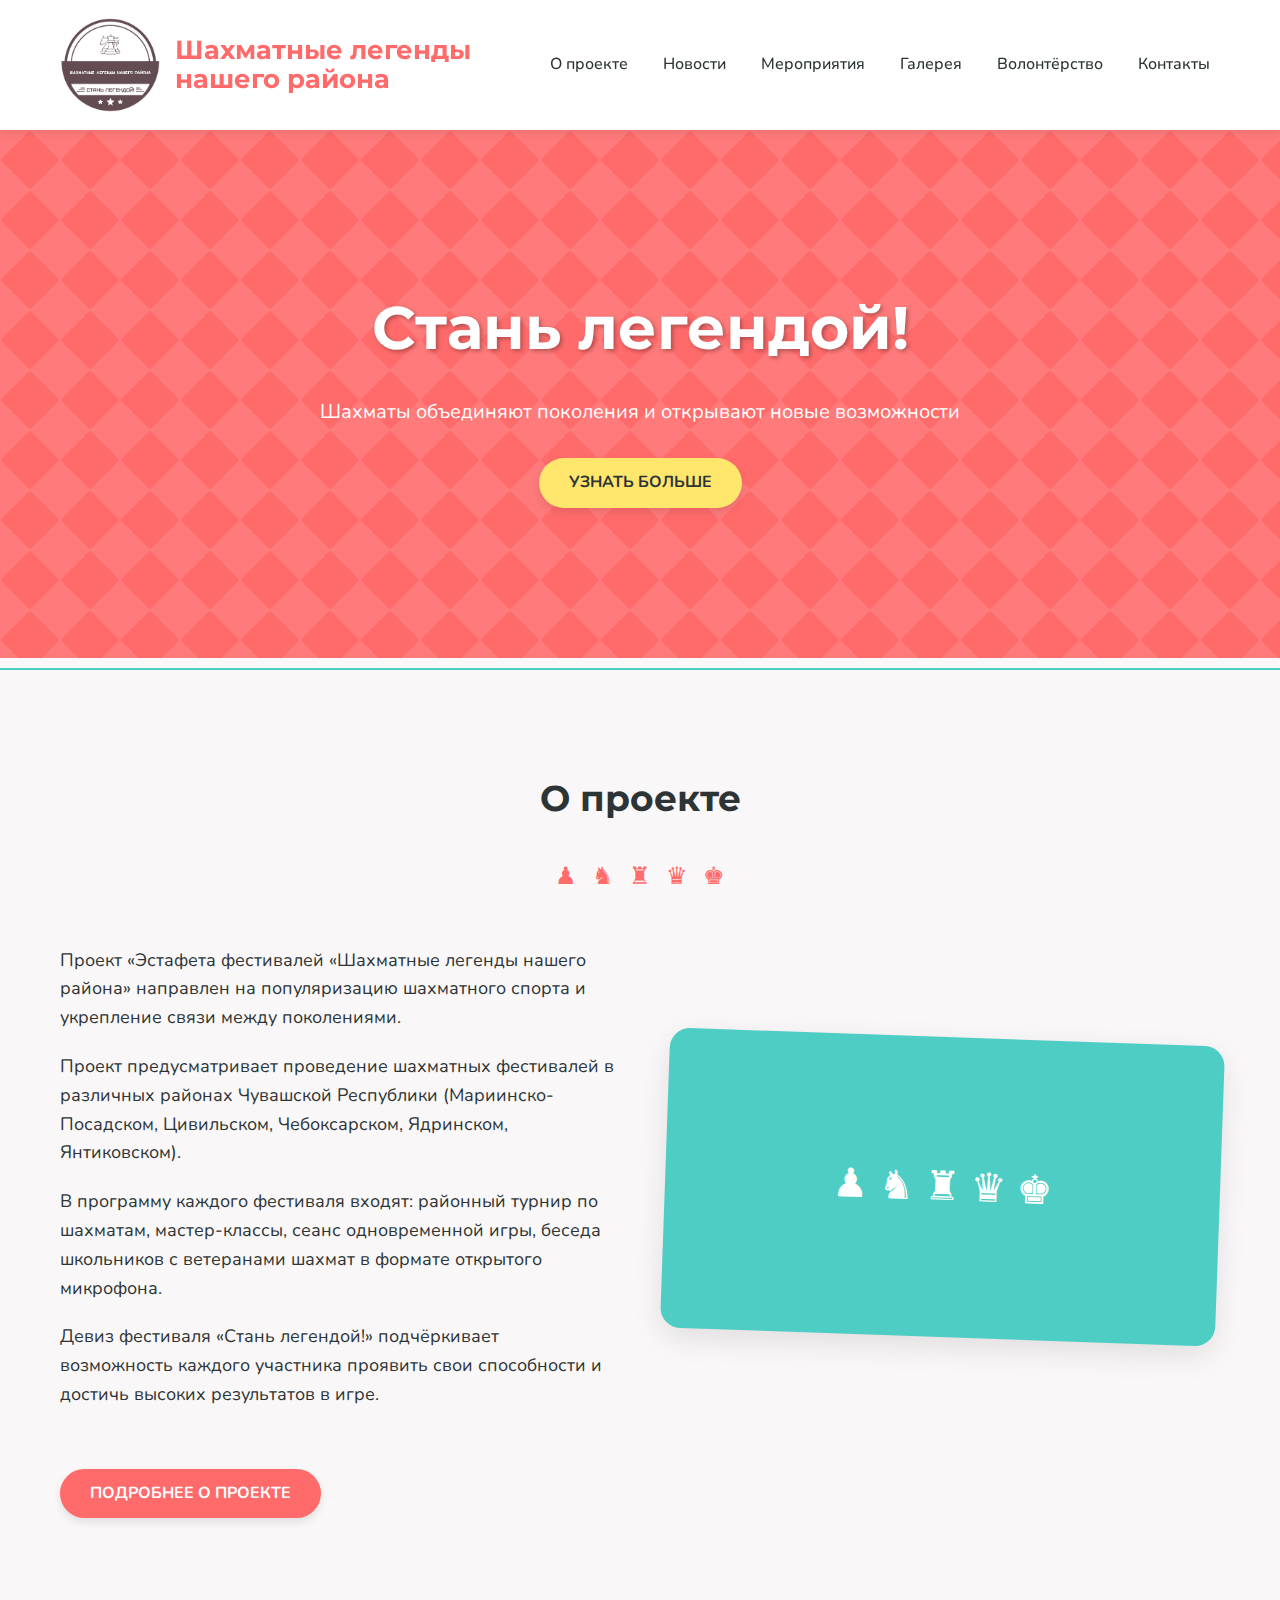
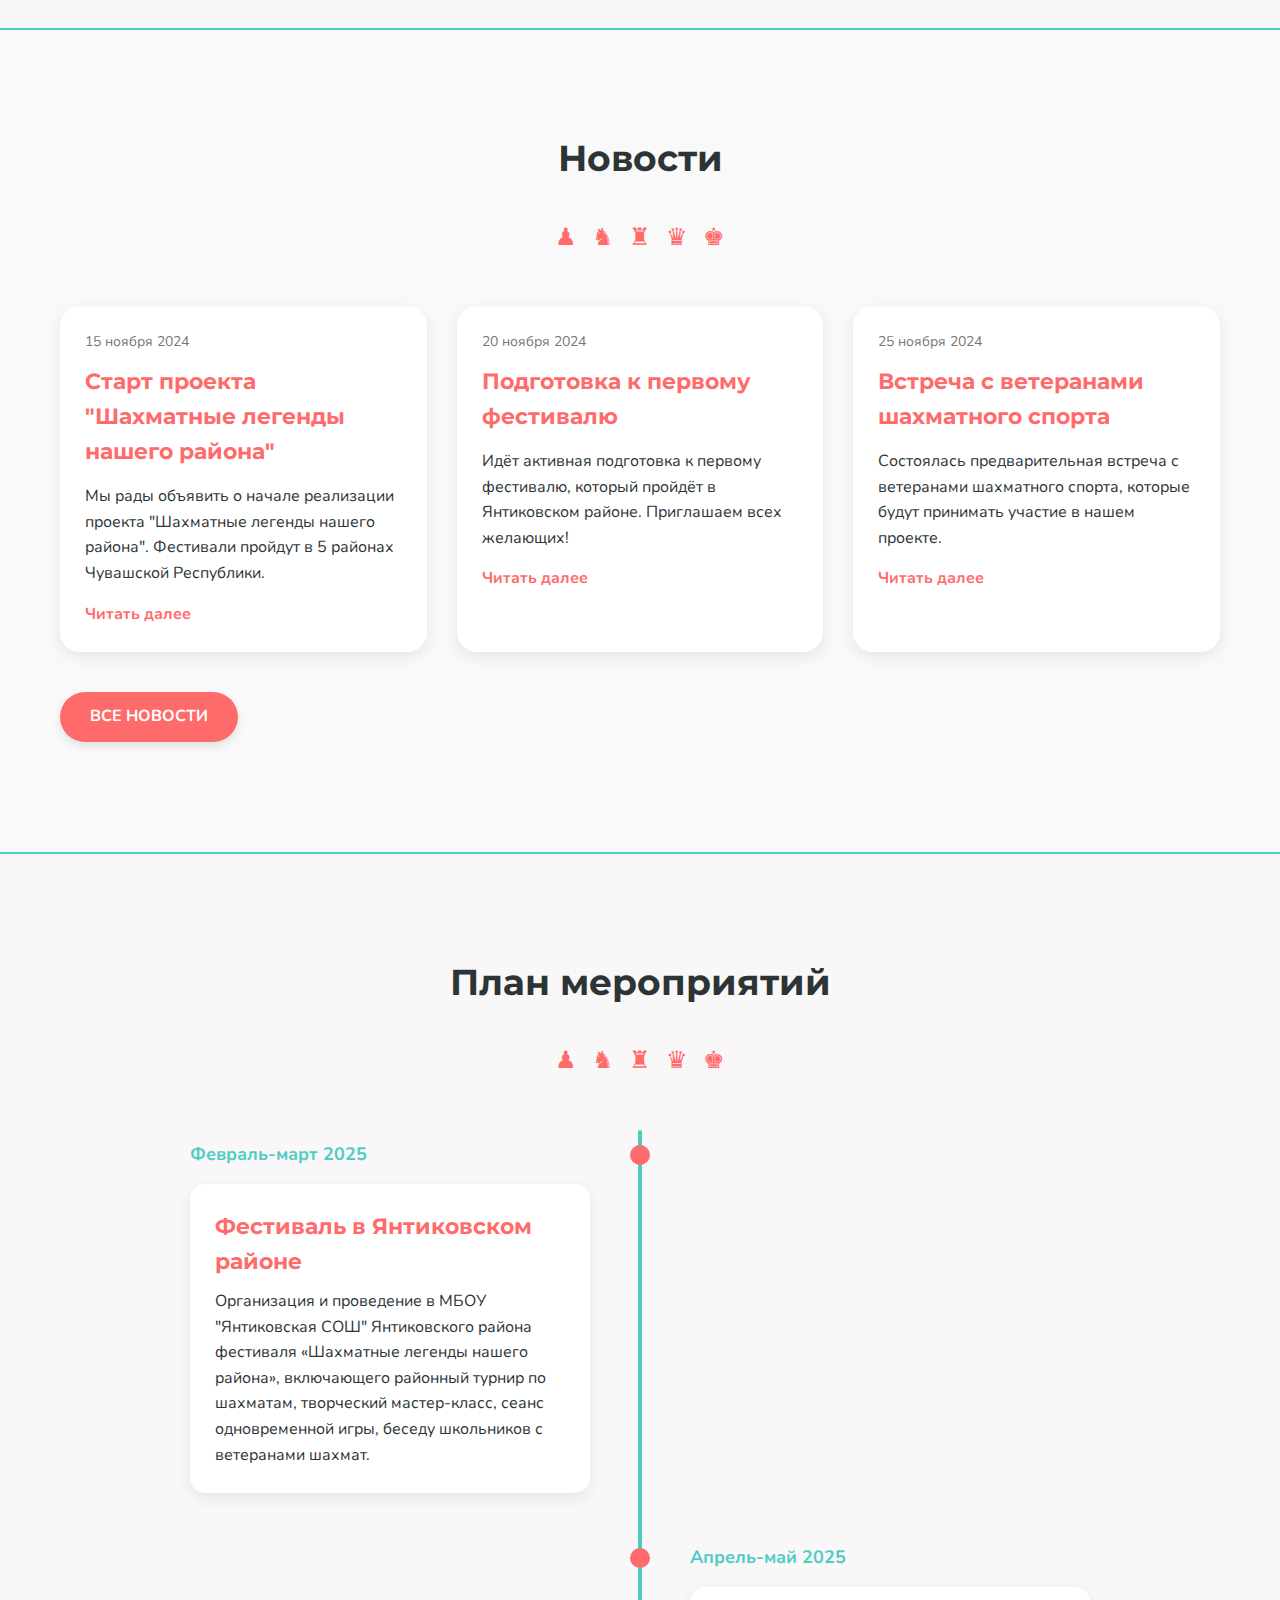
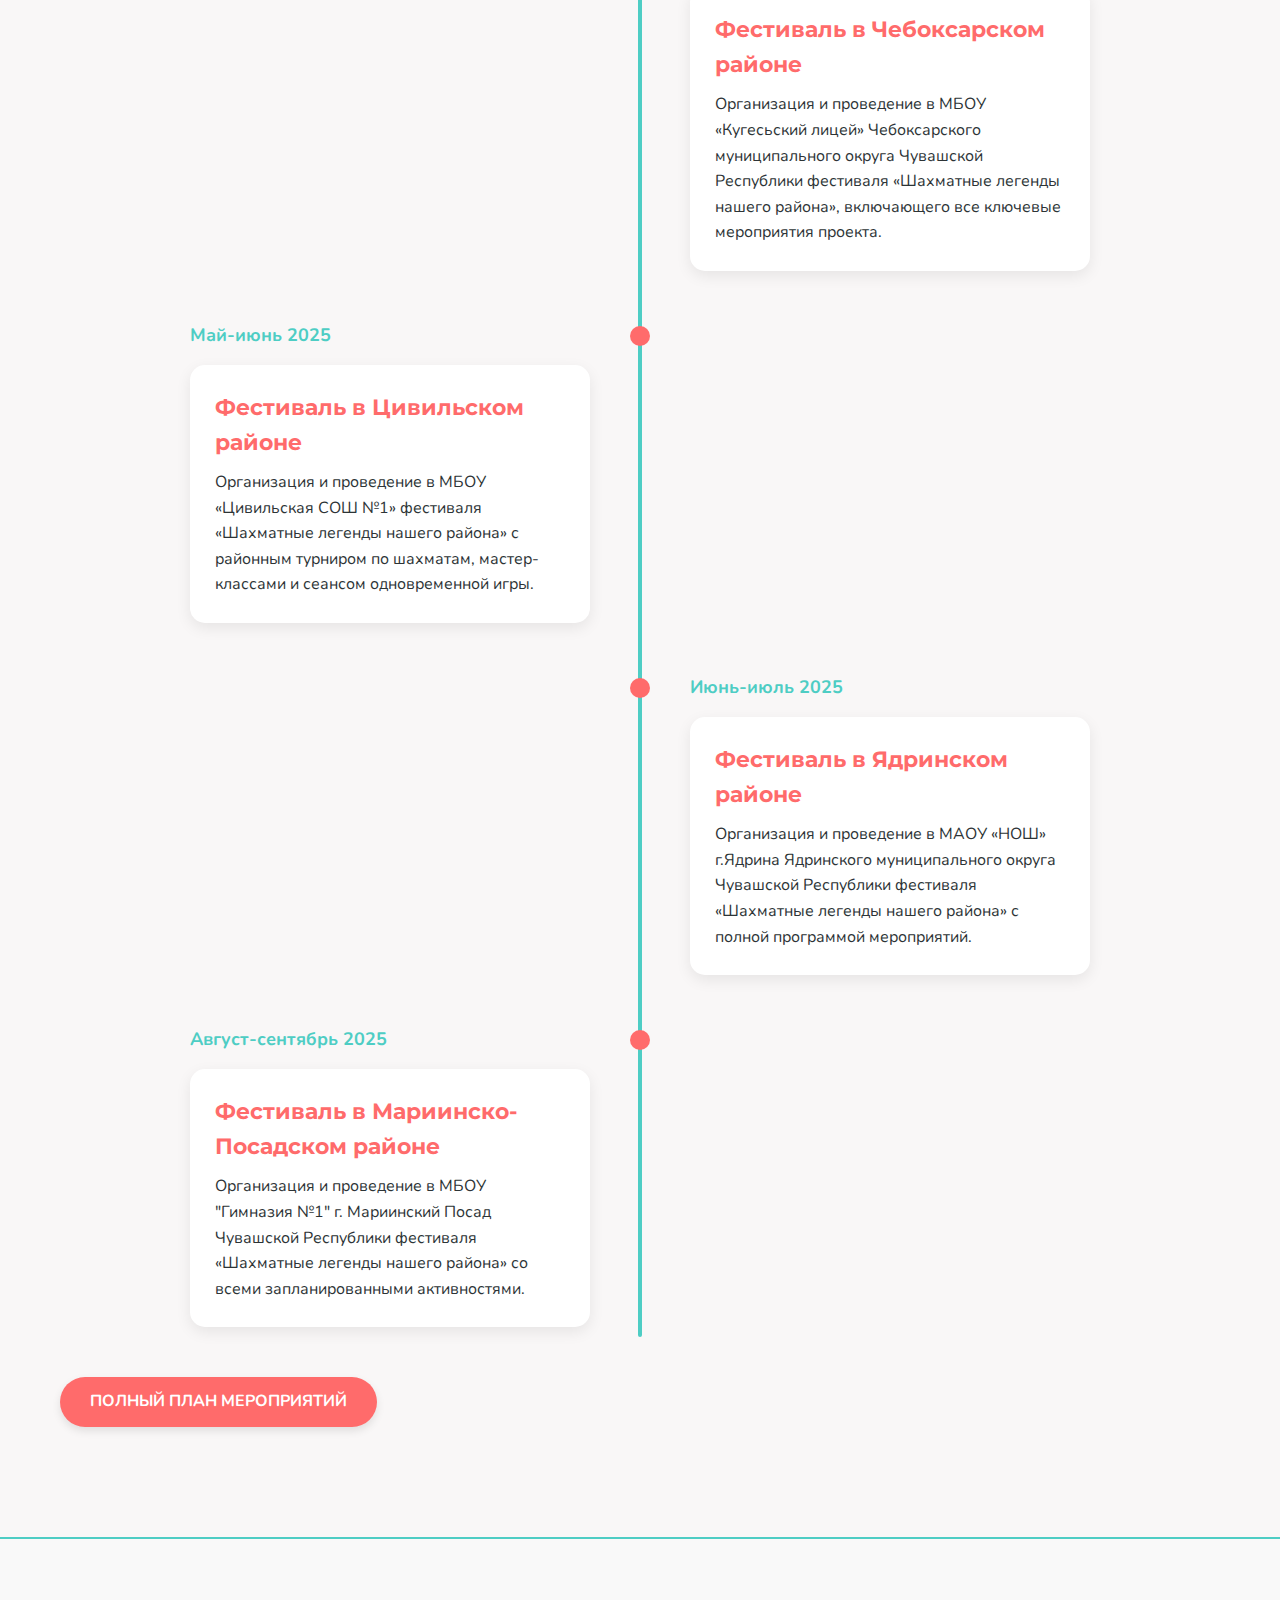
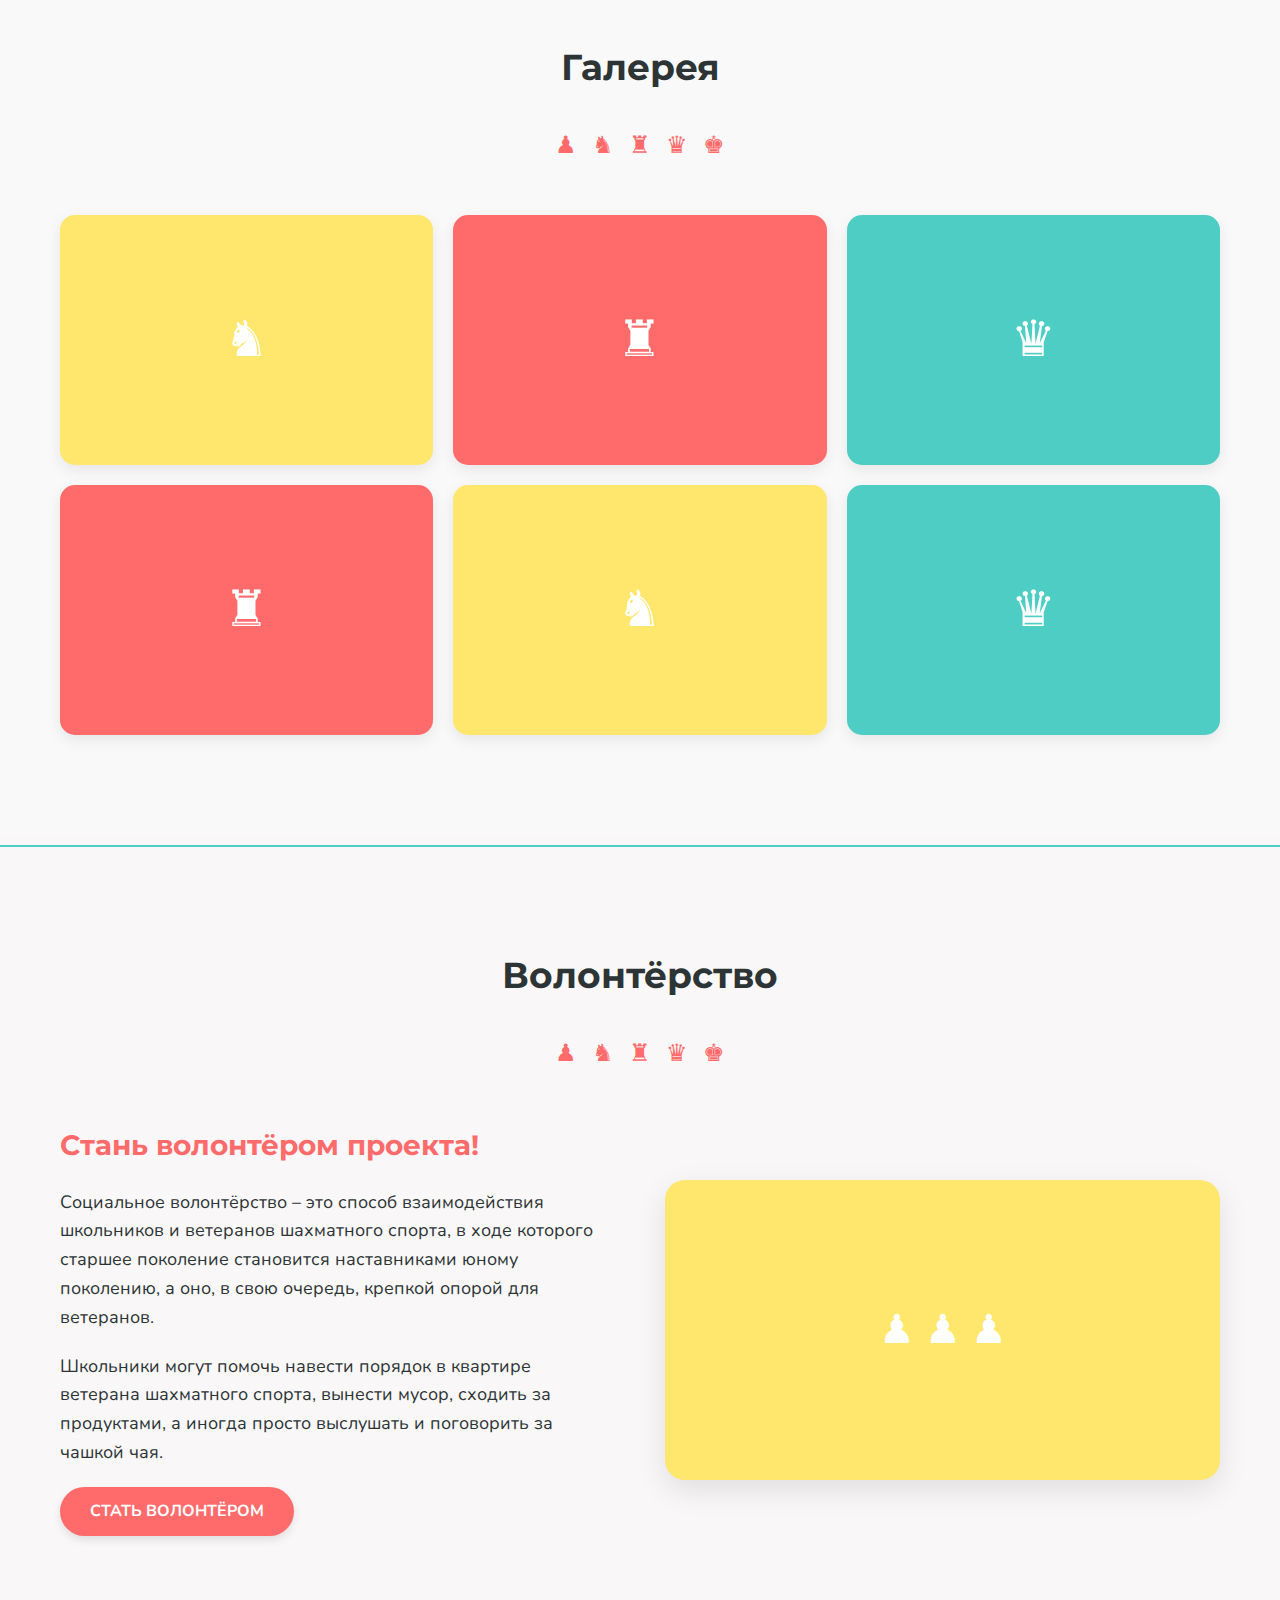
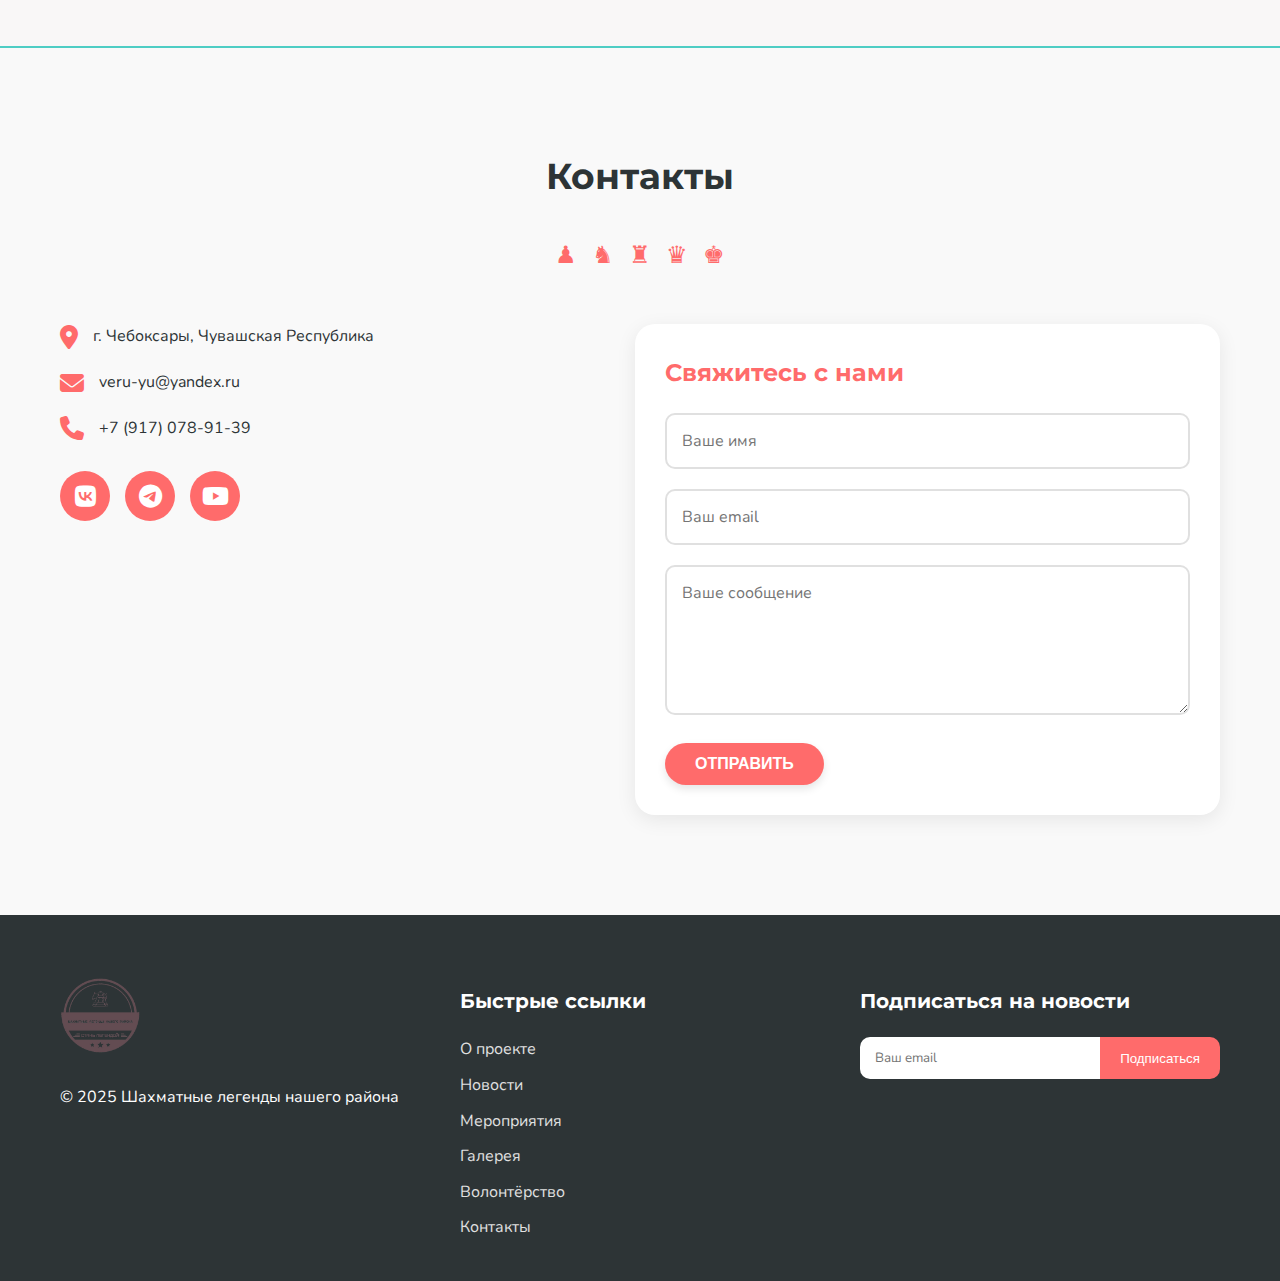
<file: index.html>
<!DOCTYPE html>
<html lang="ru">
<head>
    <meta charset="UTF-8">
    <meta name="viewport" content="width=device-width, initial-scale=1.0">
    <title>Шахматные легенды нашего района</title>
    <link rel="stylesheet" href="css/style.css">
    <link rel="stylesheet" href="https://cdnjs.cloudflare.com/ajax/libs/font-awesome/6.4.0/css/all.min.css">
    <!-- Добавляем favicon -->
    <link rel="icon" href="images/logo.png" type="image/png">
    <!-- Временные стили для тестирования -->
    <style>
        /* Временные стили для визуального отображения контейнеров */
        section {
            border-top: 2px solid var(--secondary-color);
            margin-top: 10px;
        }
        
        /* Убираем пустые изображения, но не логотип */
        img:not([src]), img[src=""], 
        img[src="images/chess-kids.jpg"]:not(:loaded),
        img[src="images/gallery1.jpg"]:not(:loaded),
        img[src="images/gallery2.jpg"]:not(:loaded),
        img[src="images/gallery3.jpg"]:not(:loaded),
        img[src="images/gallery4.jpg"]:not(:loaded),
        img[src="images/gallery5.jpg"]:not(:loaded),
        img[src="images/gallery6.jpg"]:not(:loaded),
        img[src="images/volunteer.jpg"]:not(:loaded) {
            display: none;
        }

        /* Заглушки для мест с изображениями */
        .empty-image-placeholder {
            width: 100%;
            height: 100%;
            display: flex;
            align-items: center;
            justify-content: center;
            background-color: var(--accent-color);
            border-radius: 10px;
            padding: 20px;
            text-align: center;
            color: var(--dark-color);
            font-weight: bold;
        }
    </style>
</head>
<body>
    <header>
        <div class="container">
            <div class="logo-container">
                <div class="logo">
                    <img src="images/logo.png" alt="Логотип Шахматные легенды нашего района">
                </div>
                <h1>Шахматные легенды нашего района</h1>
            </div>
            <nav>
                <ul>
                    <li><a href="#about">О проекте</a></li>
                    <li><a href="#news">Новости</a></li>
                    <li><a href="#events">Мероприятия</a></li>
                    <li><a href="#gallery">Галерея</a></li>
                    <li><a href="#volunteer">Волонтёрство</a></li>
                    <li><a href="#contact">Контакты</a></li>
                </ul>
            </nav>
            <div class="mobile-menu-btn">
                <i class="fas fa-bars"></i>
            </div>
        </div>
    </header>

    <div class="hero">
        <div class="container">
            <h2>Стань легендой!</h2>
            <p>Шахматы объединяют поколения и открывают новые возможности</p>
            <a href="#about" class="btn">Узнать больше</a>
        </div>
    </div>

    <section id="about" class="about">
        <div class="container">
            <div class="section-header">
                <h2>О проекте</h2>
                <div class="chess-divider">
                    <span class="chess-piece">♟</span>
                    <span class="chess-piece">♞</span>
                    <span class="chess-piece">♜</span>
                    <span class="chess-piece">♛</span>
                    <span class="chess-piece">♚</span>
                </div>
            </div>
            <div class="about-content">
                <div class="about-text">
                    <p>Проект «Эстафета фестивалей «Шахматные легенды нашего района» направлен на популяризацию шахматного спорта и укрепление связи между поколениями.</p>
                    <p>Проект предусматривает проведение шахматных фестивалей в различных районах Чувашской Республики (Мариинско-Посадском, Цивильском, Чебоксарском, Ядринском, Янтиковском).</p>
                    <p>В программу каждого фестиваля входят: районный турнир по шахматам, мастер-классы, сеанс одновременной игры, беседа школьников с ветеранами шахмат в формате открытого микрофона.</p>
                    <p>Девиз фестиваля «Стань легендой!» подчёркивает возможность каждого участника проявить свои способности и достичь высоких результатов в игре.</p>
                </div>
                <div class="about-image">
                    <!-- Изображение заменено декоративным элементом в CSS -->
                </div>
            </div>
            <a href="#" class="btn">Подробнее о проекте</a>
        </div>
    </section>

    <section id="news" class="news">
        <div class="container">
            <div class="section-header">
                <h2>Новости</h2>
                <div class="chess-divider">
                    <span class="chess-piece">♟</span>
                    <span class="chess-piece">♞</span>
                    <span class="chess-piece">♜</span>
                    <span class="chess-piece">♛</span>
                    <span class="chess-piece">♚</span>
                </div>
            </div>
            <div class="news-container">
                <div class="news-item">
                    <div class="news-date">15 ноября 2024</div>
                    <h3>Старт проекта "Шахматные легенды нашего района"</h3>
                    <p>Мы рады объявить о начале реализации проекта "Шахматные легенды нашего района". Фестивали пройдут в 5 районах Чувашской Республики.</p>
                    <a href="#" class="read-more">Читать далее</a>
                </div>
                <div class="news-item">
                    <div class="news-date">20 ноября 2024</div>
                    <h3>Подготовка к первому фестивалю</h3>
                    <p>Идёт активная подготовка к первому фестивалю, который пройдёт в Янтиковском районе. Приглашаем всех желающих!</p>
                    <a href="#" class="read-more">Читать далее</a>
                </div>
                <div class="news-item">
                    <div class="news-date">25 ноября 2024</div>
                    <h3>Встреча с ветеранами шахматного спорта</h3>
                    <p>Состоялась предварительная встреча с ветеранами шахматного спорта, которые будут принимать участие в нашем проекте.</p>
                    <a href="#" class="read-more">Читать далее</a>
                </div>
            </div>
            <a href="#" class="btn">Все новости</a>
        </div>
    </section>

    <section id="events" class="events">
        <div class="container">
            <div class="section-header">
                <h2>План мероприятий</h2>
                <div class="chess-divider">
                    <span class="chess-piece">♟</span>
                    <span class="chess-piece">♞</span>
                    <span class="chess-piece">♜</span>
                    <span class="chess-piece">♛</span>
                    <span class="chess-piece">♚</span>
                </div>
            </div>
            <div class="timeline">
                <div class="timeline-item">
                    <div class="timeline-dot"></div>
                    <div class="timeline-date">Февраль-март 2025</div>
                    <div class="timeline-content">
                        <h3>Фестиваль в Янтиковском районе</h3>
                        <p>Организация и проведение в МБОУ "Янтиковская СОШ" Янтиковского района фестиваля «Шахматные легенды нашего района», включающего районный турнир по шахматам, творческий мастер-класс, сеанс одновременной игры, беседу школьников с ветеранами шахмат.</p>
                    </div>
                </div>
                <div class="timeline-item">
                    <div class="timeline-dot"></div>
                    <div class="timeline-date">Апрель-май 2025</div>
                    <div class="timeline-content">
                        <h3>Фестиваль в Чебоксарском районе</h3>
                        <p>Организация и проведение в МБОУ «Кугесьский лицей» Чебоксарского муниципального округа Чувашской Республики фестиваля «Шахматные легенды нашего района», включающего все ключевые мероприятия проекта.</p>
                    </div>
                </div>
                <div class="timeline-item">
                    <div class="timeline-dot"></div>
                    <div class="timeline-date">Май-июнь 2025</div>
                    <div class="timeline-content">
                        <h3>Фестиваль в Цивильском районе</h3>
                        <p>Организация и проведение в МБОУ «Цивильская СОШ №1» фестиваля «Шахматные легенды нашего района» с районным турниром по шахматам, мастер-классами и сеансом одновременной игры.</p>
                    </div>
                </div>
                <div class="timeline-item">
                    <div class="timeline-dot"></div>
                    <div class="timeline-date">Июнь-июль 2025</div>
                    <div class="timeline-content">
                        <h3>Фестиваль в Ядринском районе</h3>
                        <p>Организация и проведение в МАОУ «НОШ» г.Ядрина Ядринского муниципального округа Чувашской Республики фестиваля «Шахматные легенды нашего района» с полной программой мероприятий.</p>
                    </div>
                </div>
                <div class="timeline-item">
                    <div class="timeline-dot"></div>
                    <div class="timeline-date">Август-сентябрь 2025</div>
                    <div class="timeline-content">
                        <h3>Фестиваль в Мариинско-Посадском районе</h3>
                        <p>Организация и проведение в МБОУ "Гимназия №1" г. Мариинский Посад Чувашской Республики фестиваля «Шахматные легенды нашего района» со всеми запланированными активностями.</p>
                    </div>
                </div>
            </div>
            <a href="#" class="btn">Полный план мероприятий</a>
        </div>
    </section>

    <section id="gallery" class="gallery">
        <div class="container">
            <div class="section-header">
                <h2>Галерея</h2>
                <div class="chess-divider">
                    <span class="chess-piece">♟</span>
                    <span class="chess-piece">♞</span>
                    <span class="chess-piece">♜</span>
                    <span class="chess-piece">♛</span>
                    <span class="chess-piece">♚</span>
                </div>
            </div>
            <div class="gallery-container">
                <div class="gallery-item">
                    <!-- Изображения заменены декоративными элементами в CSS -->
                </div>
                <div class="gallery-item">
                    <!-- Изображения заменены декоративными элементами в CSS -->
                </div>
                <div class="gallery-item">
                    <!-- Изображения заменены декоративными элементами в CSS -->
                </div>
                <div class="gallery-item">
                    <!-- Изображения заменены декоративными элементами в CSS -->
                </div>
                <div class="gallery-item">
                    <!-- Изображения заменены декоративными элементами в CSS -->
                </div>
                <div class="gallery-item">
                    <!-- Изображения заменены декоративными элементами в CSS -->
                </div>
            </div>
        </div>
    </section>

    <section id="volunteer" class="volunteer">
        <div class="container">
            <div class="section-header">
                <h2>Волонтёрство</h2>
                <div class="chess-divider">
                    <span class="chess-piece">♟</span>
                    <span class="chess-piece">♞</span>
                    <span class="chess-piece">♜</span>
                    <span class="chess-piece">♛</span>
                    <span class="chess-piece">♚</span>
                </div>
            </div>
            <div class="volunteer-content">
                <div class="volunteer-text">
                    <h3>Стань волонтёром проекта!</h3>
                    <p>Социальное волонтёрство – это способ взаимодействия школьников и ветеранов шахматного спорта, в ходе которого старшее поколение становится наставниками юному поколению, а оно, в свою очередь, крепкой опорой для ветеранов.</p>
                    <p>Школьники могут помочь навести порядок в квартире ветерана шахматного спорта, вынести мусор, сходить за продуктами, а иногда просто выслушать и поговорить за чашкой чая.</p>
                    <a href="#" class="btn">Стать волонтёром</a>
                </div>
                <div class="volunteer-image">
                    <!-- Изображение заменено декоративным элементом в CSS -->
                </div>
            </div>
        </div>
    </section>

    <section id="contact" class="contact">
        <div class="container">
            <div class="section-header">
                <h2>Контакты</h2>
                <div class="chess-divider">
                    <span class="chess-piece">♟</span>
                    <span class="chess-piece">♞</span>
                    <span class="chess-piece">♜</span>
                    <span class="chess-piece">♛</span>
                    <span class="chess-piece">♚</span>
                </div>
            </div>
            <div class="contact-content">
                <div class="contact-info">
                    <div class="contact-item">
                        <i class="fas fa-map-marker-alt"></i>
                        <p>г. Чебоксары, Чувашская Республика</p>
                    </div>
                    <div class="contact-item">
                        <i class="fas fa-envelope"></i>
                        <p>veru-yu@yandex.ru</p>
                    </div>
                    <div class="contact-item">
                        <i class="fas fa-phone"></i>
                        <p>+7 (917) 078-91-39</p>
                    </div>
                    <div class="social-media">
                        <a href="#"><i class="fab fa-vk"></i></a>
                        <a href="#"><i class="fab fa-telegram"></i></a>
                        <a href="#"><i class="fab fa-youtube"></i></a>
                    </div>
                </div>
                <div class="contact-form">
                    <h3>Свяжитесь с нами</h3>
                    <form>
                        <div class="form-group">
                            <input type="text" placeholder="Ваше имя" required>
                        </div>
                        <div class="form-group">
                            <input type="email" placeholder="Ваш email" required>
                        </div>
                        <div class="form-group">
                            <textarea placeholder="Ваше сообщение" required></textarea>
                        </div>
                        <button type="submit" class="btn">Отправить</button>
                    </form>
                </div>
            </div>
        </div>
    </section>

    <footer>
        <div class="container">
            <div class="footer-content">
                <div class="footer-logo">
                    <div>
                        <img src="images/logo.png" alt="Логотип Шахматные легенды нашего района">
                    </div>
                    <p>© 2025 Шахматные легенды нашего района</p>
                </div>
                <div class="footer-links">
                    <h4>Быстрые ссылки</h4>
                    <ul>
                        <li><a href="#about">О проекте</a></li>
                        <li><a href="#news">Новости</a></li>
                        <li><a href="#events">Мероприятия</a></li>
                        <li><a href="#gallery">Галерея</a></li>
                        <li><a href="#volunteer">Волонтёрство</a></li>
                        <li><a href="#contact">Контакты</a></li>
                    </ul>
                </div>
                <div class="footer-subscribe">
                    <h4>Подписаться на новости</h4>
                    <form>
                        <input type="email" placeholder="Ваш email">
                        <button type="submit">Подписаться</button>
                    </form>
                </div>
            </div>
        </div>
    </footer>

    <script src="js/script.js"></script>
</body>
</html>
</file>
<file: css/style.css>
/* Импорт шрифтов */
@import url('https://fonts.googleapis.com/css2?family=Montserrat:wght@400;500;600;700&family=Nunito:wght@400;600;700;800&display=swap');

/* Основные стили */
:root {
    --primary-color: #ff6b6b;
    --secondary-color: #4ecdc4;
    --accent-color: #ffe66d;
    --dark-color: #2d3436;
    --light-color: #f9f7f7;
    --chess-black: #424242;
    --chess-white: #f5f5f5;
}

* {
    margin: 0;
    padding: 0;
    box-sizing: border-box;
}

body {
    font-family: 'Nunito', sans-serif;
    background-color: var(--light-color);
    color: var(--dark-color);
    line-height: 1.6;
    overflow-x: hidden;
}

.container {
    max-width: 1200px;
    margin: 0 auto;
    padding: 0 20px;
}

h1, h2, h3, h4 {
    font-family: 'Montserrat', sans-serif;
    font-weight: 700;
    margin-bottom: 15px;
    color: var(--dark-color);
}

a {
    text-decoration: none;
    color: var(--dark-color);
    transition: all 0.3s ease;
}

ul {
    list-style: none;
}

img {
    max-width: 100%;
    height: auto;
}

.btn {
    display: inline-block;
    background-color: var(--primary-color);
    color: white;
    padding: 12px 30px;
    border-radius: 50px;
    font-weight: 700;
    font-size: 16px;
    text-transform: uppercase;
    transition: all 0.3s ease;
    border: none;
    cursor: pointer;
    box-shadow: 0 4px 8px rgba(0, 0, 0, 0.1);
}

.btn:hover {
    background-color: #ff5252;
    transform: translateY(-3px);
    box-shadow: 0 6px 12px rgba(0, 0, 0, 0.15);
}

.section-header {
    text-align: center;
    margin-bottom: 50px;
}

.section-header h2 {
    font-size: 36px;
    margin-bottom: 20px;
    position: relative;
    display: inline-block;
}

.chess-divider {
    display: flex;
    justify-content: center;
    align-items: center;
    gap: 15px;
    margin-top: 10px;
}

.chess-piece {
    font-size: 24px;
    color: var(--primary-color);
}

/* Шахматная доска фон */
.chess-bg {
    background-image: 
        linear-gradient(45deg, var(--chess-black) 25%, transparent 25%), 
        linear-gradient(-45deg, var(--chess-black) 25%, transparent 25%), 
        linear-gradient(45deg, transparent 75%, var(--chess-black) 75%), 
        linear-gradient(-45deg, transparent 75%, var(--chess-black) 75%);
    background-size: 40px 40px;
    background-position: 0 0, 0 20px, 20px -20px, -20px 0px;
    opacity: 0.05;
    position: absolute;
    top: 0;
    left: 0;
    width: 100%;
    height: 100%;
    z-index: -1;
}

/* Стили для хедера */
header {
    background-color: white;
    padding: 15px 0;
    box-shadow: 0 2px 10px rgba(0, 0, 0, 0.1);
    position: sticky;
    top: 0;
    z-index: 1000;
}

.logo-container {
    display: flex;
    align-items: center;
    gap: 15px;
}

.logo {
    width: 100px;
    height: 100px;
    display: flex;
    justify-content: center;
    align-items: center;
    overflow: hidden;
    border: none;
    outline: none;
    box-shadow: none;
}

.logo img {
    max-width: 100%;
    height: auto;
    border: none;
    outline: none;
}

/* Временная заглушка для логотипа при отсутствии изображения */
.logo:empty::before {
    content: "♚";
    font-size: 60px;
    color: var(--primary-color);
}

header h1 {
    font-size: 26px;
    font-weight: 700;
    margin: 0;
    color: var(--primary-color);
    max-width: 300px;
    line-height: 1.1;
}

header .container {
    display: flex;
    justify-content: space-between;
    align-items: center;
}

nav ul {
    display: flex;
    list-style-type: none;
    margin: 0;
    padding: 0;
    gap: 15px;
}

nav ul li a {
    color: var(--dark-color);
    text-decoration: none;
    font-weight: 500;
    padding: 5px 10px;
    transition: color 0.3s ease;
    white-space: nowrap;
}

nav ul li a:hover {
    color: var(--primary-color);
}

.mobile-menu-btn {
    display: none;
    font-size: 24px;
    cursor: pointer;
}

/* Стили для героя */
.hero {
    background: var(--primary-color);
    color: white;
    padding: 150px 0;
    text-align: center;
    position: relative;
}

.hero::before {
    content: "";
    position: absolute;
    top: 0;
    left: 0;
    width: 100%;
    height: 100%;
    background-image: 
        linear-gradient(45deg, rgba(255,255,255,0.1) 25%, transparent 25%), 
        linear-gradient(-45deg, rgba(255,255,255,0.1) 25%, transparent 25%), 
        linear-gradient(45deg, transparent 75%, rgba(255,255,255,0.1) 75%), 
        linear-gradient(-45deg, transparent 75%, rgba(255,255,255,0.1) 75%);
    background-size: 60px 60px;
    z-index: 0;
}

.hero .container {
    position: relative;
    z-index: 1;
}

.hero h2 {
    font-size: 60px;
    margin-bottom: 20px;
    color: white;
    text-shadow: 2px 2px 4px rgba(0, 0, 0, 0.3);
    animation: fadeInUp 1s ease;
}

.hero p {
    font-size: 20px;
    margin-bottom: 30px;
    max-width: 700px;
    margin-left: auto;
    margin-right: auto;
    animation: fadeInUp 1.2s ease;
}

.hero .btn {
    animation: fadeInUp 1.4s ease;
    background-color: var(--accent-color);
    color: var(--dark-color);
}

.hero .btn:hover {
    background-color: white;
}

/* Стили для секции о проекте */
.about {
    padding: 100px 0;
    position: relative;
}

.about-content {
    display: flex;
    align-items: center;
    gap: 50px;
    margin-bottom: 40px;
}

.about-text {
    flex: 1;
}

.about-text p {
    margin-bottom: 20px;
    font-size: 18px;
}

.about-image {
    flex: 1;
    border-radius: 20px;
    overflow: hidden;
    box-shadow: 0 10px 30px rgba(0, 0, 0, 0.1);
    transform: rotate(2deg);
    transition: all 0.3s ease;
    background-color: var(--secondary-color);
    min-height: 300px;
    display: flex;
    align-items: center;
    justify-content: center;
}

.about-image::after {
    content: "♟ ♞ ♜ ♛ ♚";
    font-size: 40px;
    color: white;
}

.about-image:hover {
    transform: rotate(0deg) scale(1.02);
}

/* Стили для секции новостей */
.news {
    padding: 100px 0;
    background-color: #f9f9f9;
    position: relative;
}

.news-container {
    display: grid;
    grid-template-columns: repeat(auto-fill, minmax(350px, 1fr));
    gap: 30px;
    margin-bottom: 40px;
}

.news-item {
    background-color: white;
    border-radius: 20px;
    overflow: hidden;
    box-shadow: 0 5px 15px rgba(0, 0, 0, 0.08);
    transition: all 0.3s ease;
    padding: 25px;
}

.news-item:hover {
    transform: translateY(-10px);
    box-shadow: 0 15px 30px rgba(0, 0, 0, 0.12);
}

.news-date {
    font-size: 14px;
    color: #777;
    margin-bottom: 10px;
}

.news-item h3 {
    font-size: 22px;
    margin-bottom: 15px;
    color: var(--primary-color);
}

.read-more {
    display: inline-block;
    color: var(--primary-color);
    font-weight: 700;
    margin-top: 15px;
    position: relative;
}

.read-more:after {
    content: "";
    position: absolute;
    width: 100%;
    height: 2px;
    bottom: -2px;
    left: 0;
    background-color: var(--primary-color);
    transform: scaleX(0);
    transform-origin: bottom right;
    transition: transform 0.3s ease;
}

.read-more:hover:after {
    transform: scaleX(1);
    transform-origin: bottom left;
}

/* Стили для секции мероприятий */
.events {
    padding: 100px 0;
    position: relative;
}

.timeline {
    position: relative;
    max-width: 1000px;
    margin: 0 auto 40px;
}

.timeline:before {
    content: '';
    position: absolute;
    width: 4px;
    background-color: var(--secondary-color);
    top: 0;
    bottom: 0;
    left: 50%;
    margin-left: -2px;
    border-radius: 2px;
}

.timeline-item {
    padding: 10px 50px;
    position: relative;
    width: 50%;
    box-sizing: border-box;
    margin-bottom: 30px;
}

.timeline-item:nth-child(odd) {
    left: 0;
}

.timeline-item:nth-child(even) {
    left: 50%;
}

.timeline-dot {
    width: 20px;
    height: 20px;
    background-color: var(--primary-color);
    border-radius: 50%;
    position: absolute;
    top: 15px;
    z-index: 1;
}

.timeline-item:nth-child(odd) .timeline-dot {
    right: -10px;
}

.timeline-item:nth-child(even) .timeline-dot {
    left: -10px;
}

.timeline-content {
    background-color: white;
    padding: 25px;
    border-radius: 15px;
    box-shadow: 0 5px 15px rgba(0, 0, 0, 0.08);
    transition: all 0.3s ease;
}

.timeline-content:hover {
    transform: translateY(-5px);
    box-shadow: 0 10px 25px rgba(0, 0, 0, 0.12);
}

.timeline-date {
    font-weight: 700;
    color: var(--secondary-color);
    margin-bottom: 15px;
    font-size: 18px;
}

.timeline-content h3 {
    color: var(--primary-color);
    font-size: 22px;
    margin-bottom: 10px;
}

.timeline-content p {
    margin-bottom: 0;
}

/* Стили для галереи */
.gallery {
    padding: 100px 0;
    background-color: #f9f9f9;
    position: relative;
}

.gallery-container {
    display: grid;
    grid-template-columns: repeat(auto-fill, minmax(300px, 1fr));
    gap: 20px;
}

.gallery-item {
    border-radius: 15px;
    overflow: hidden;
    box-shadow: 0 5px 15px rgba(0, 0, 0, 0.08);
    transition: all 0.3s ease;
    position: relative;
    height: 250px;
    background-color: var(--accent-color);
    display: flex;
    align-items: center;
    justify-content: center;
}

.gallery-item:nth-child(2n) {
    background-color: var(--primary-color);
}

.gallery-item:nth-child(3n) {
    background-color: var(--secondary-color);
}

.gallery-item::after {
    content: "♞";
    font-size: 50px;
    color: white;
}

.gallery-item:nth-child(2n)::after {
    content: "♜";
}

.gallery-item:nth-child(3n)::after {
    content: "♛";
}

.gallery-item:hover {
    transform: scale(1.03);
    box-shadow: 0 10px 30px rgba(0, 0, 0, 0.15);
}

/* Стили для секции волонтёрства */
.volunteer {
    padding: 100px 0;
    position: relative;
}

.volunteer-content {
    display: flex;
    align-items: center;
    gap: 50px;
}

.volunteer-text {
    flex: 1;
}

.volunteer-text h3 {
    font-size: 28px;
    margin-bottom: 20px;
    color: var(--primary-color);
}

.volunteer-text p {
    margin-bottom: 20px;
    font-size: 18px;
}

.volunteer-image {
    flex: 1;
    border-radius: 20px;
    overflow: hidden;
    box-shadow: 0 10px 30px rgba(0, 0, 0, 0.1);
    background-color: var(--accent-color);
    height: 300px;
    display: flex;
    align-items: center;
    justify-content: center;
}

.volunteer-image::after {
    content: "♟ ♟ ♟";
    font-size: 40px;
    color: white;
}

/* Стили для контактов */
.contact {
    padding: 100px 0;
    background-color: #f9f9f9;
    position: relative;
}

.contact-content {
    display: flex;
    gap: 50px;
}

.contact-info {
    flex: 1;
}

.contact-item {
    display: flex;
    align-items: center;
    margin-bottom: 20px;
}

.contact-item i {
    font-size: 24px;
    color: var(--primary-color);
    margin-right: 15px;
}

.social-media {
    display: flex;
    gap: 15px;
    margin-top: 30px;
}

.social-media a {
    display: flex;
    align-items: center;
    justify-content: center;
    width: 50px;
    height: 50px;
    background-color: var(--primary-color);
    color: white;
    border-radius: 50%;
    font-size: 24px;
    transition: all 0.3s ease;
}

.social-media a:hover {
    transform: translateY(-5px);
    background-color: #ff5252;
}

.contact-form {
    flex: 1;
    background-color: white;
    padding: 30px;
    border-radius: 20px;
    box-shadow: 0 5px 20px rgba(0, 0, 0, 0.08);
}

.contact-form h3 {
    font-size: 24px;
    margin-bottom: 20px;
    color: var(--primary-color);
}

.form-group {
    margin-bottom: 20px;
}

.form-group input,
.form-group textarea {
    width: 100%;
    padding: 15px;
    border: 2px solid #e0e0e0;
    border-radius: 10px;
    font-size: 16px;
    transition: all 0.3s ease;
    font-family: 'Nunito', sans-serif;
}

.form-group input:focus,
.form-group textarea:focus {
    border-color: var(--secondary-color);
    outline: none;
}

.form-group textarea {
    min-height: 150px;
    resize: vertical;
}

/* Футер */
footer {
    background-color: var(--dark-color);
    color: white;
    padding: 70px 0 30px;
}

.footer-content {
    display: flex;
    justify-content: space-between;
    flex-wrap: wrap;
    gap: 40px;
}

.footer-logo {
    flex: 1;
    min-width: 250px;
}

.footer-logo img {
    width: 80px;
    height: 80px;
    object-fit: contain;
    margin-bottom: 20px;
}

.footer-logo div {
    width: 80px;
    height: 80px;
    display: flex;
    align-items: center;
    justify-content: center;
    margin-bottom: 20px;
}

.footer-links {
    flex: 1;
    min-width: 200px;
}

.footer-links h4,
.footer-subscribe h4 {
    color: white;
    font-size: 20px;
    margin-bottom: 20px;
}

.footer-links ul li {
    margin-bottom: 10px;
}

.footer-links ul li a {
    color: #e0e0e0;
    transition: all 0.3s ease;
}

.footer-links ul li a:hover {
    color: var(--accent-color);
}

.footer-subscribe {
    flex: 1;
    min-width: 250px;
}

.footer-subscribe form {
    display: flex;
}

.footer-subscribe input {
    flex: 1;
    padding: 12px 15px;
    border: none;
    border-radius: 10px 0 0 10px;
    outline: none;
    font-family: 'Nunito', sans-serif;
}

.footer-subscribe button {
    background-color: var(--primary-color);
    color: white;
    border: none;
    padding: 0 20px;
    border-radius: 0 10px 10px 0;
    cursor: pointer;
    transition: all 0.3s ease;
}

.footer-subscribe button:hover {
    background-color: #ff5252;
}

/* Анимации */
@keyframes fadeInUp {
    from {
        opacity: 0;
        transform: translateY(30px);
    }
    to {
        opacity: 1;
        transform: translateY(0);
    }
}

/* Медиа-запросы */
@media (max-width: 1100px) {
    .about-content,
    .volunteer-content {
        flex-direction: column;
    }
    
    .about-image,
    .volunteer-image {
        width: 100%;
        max-width: 500px;
        margin: 0 auto;
    }

    header h1 {
        font-size: 22px;
        max-width: 250px;
    }
}

@media (max-width: 900px) {
    .timeline:before {
        left: 30px;
    }
    
    .timeline-item {
        width: 100%;
        padding-left: 70px;
        padding-right: 30px;
    }
    
    .timeline-item:nth-child(even) {
        left: 0;
    }
    
    .timeline-item:nth-child(odd) .timeline-dot,
    .timeline-item:nth-child(even) .timeline-dot {
        left: 20px;
    }
    
    .contact-content {
        flex-direction: column;
    }

    nav ul {
        gap: 8px;
    }

    nav ul li a {
        padding: 8px 10px;
        font-size: 14px;
    }
}

@media (max-width: 768px) {
    header {
        padding: 15px 0;
    }
    
    .logo-container {
        width: 100%;
        flex-direction: column;
        align-items: center;
        text-align: center;
        margin-bottom: 10px;
    }
    
    header h1 {
        font-size: 24px;
        text-align: center;
        max-width: 100%;
    }
    
    nav {
        display: none;
    }
    
    .mobile-menu-btn {
        display: block;
        position: absolute;
        top: 30px;
        right: 30px;
    }
    
    .mobile-menu-active {
        display: block;
    }
    
    nav ul {
        flex-direction: column;
        text-align: center;
    }
    
    nav ul li a {
        white-space: nowrap;
        display: inline-block;
        padding: 8px 15px;
    }
    
    .hero h2 {
        font-size: 40px;
    }
    
    .section-header h2 {
        font-size: 30px;
    }
}

@media (max-width: 480px) {
    .news-container {
        grid-template-columns: 1fr;
    }
    
    .gallery-container {
        grid-template-columns: 1fr;
    }
    
    .footer-content {
        flex-direction: column;
        text-align: center;
    }
    
    .footer-logo {
        display: flex;
        flex-direction: column;
        align-items: center;
    }
}
</file>
